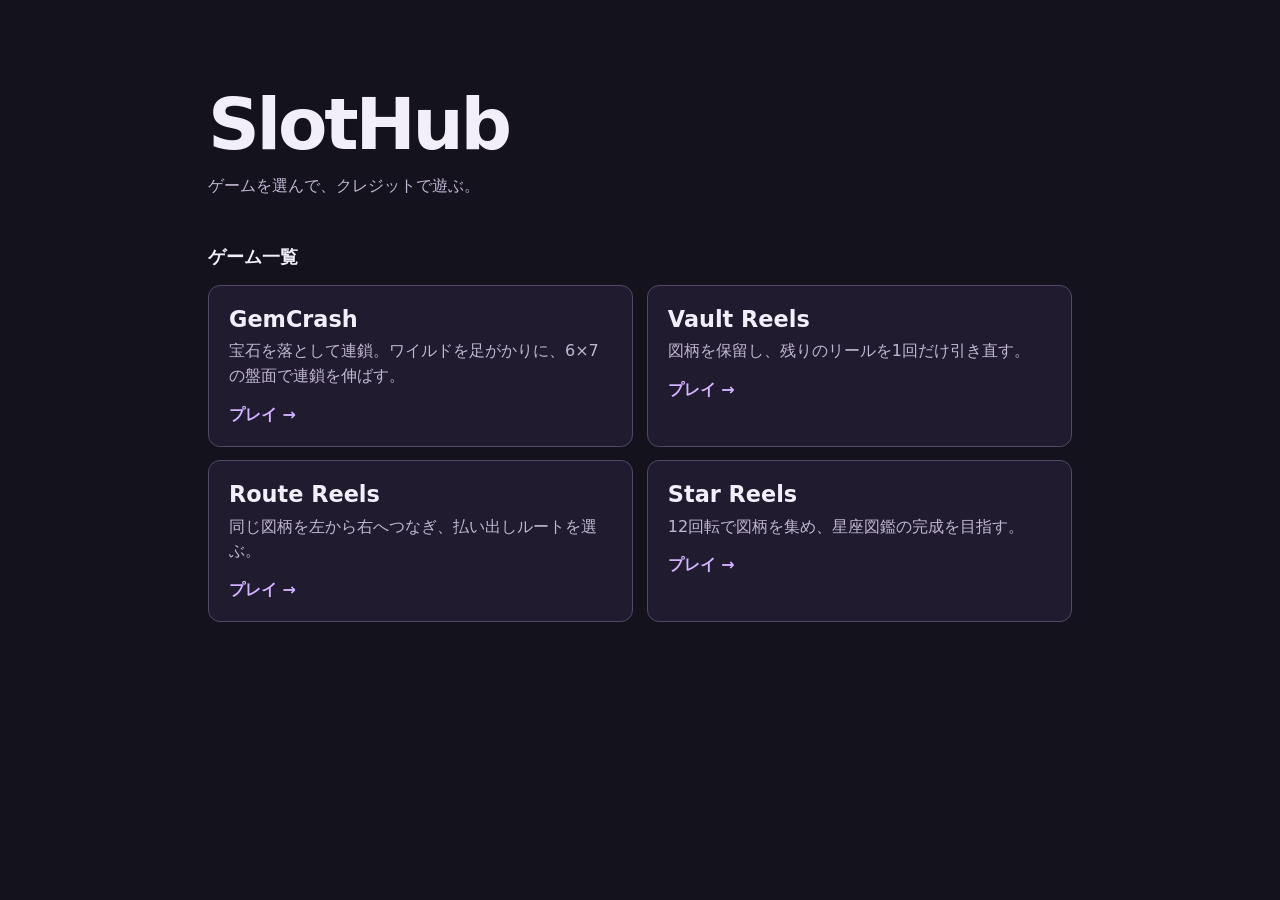
<file: index.html>
<!doctype html>
<html lang="ja">
  <head>
    <meta charset="utf-8">
    <meta name="viewport" content="width=device-width, initial-scale=1">
    <title>SlotHub</title>
    <link rel="stylesheet" href="./style.css">
    <script type="module" src="./hub.mjs"></script>
  </head>
  <body>
    <main class="hub">
      <header>
        <h1>SlotHub</h1>
        <p>ゲームを選んで、クレジットで遊ぶ。</p>
      </header>
      <section aria-labelledby="game-heading">
        <h2 id="game-heading">ゲーム一覧</h2>
        <p id="catalog-status" role="status" hidden></p>
        <ul class="game-list" id="game-list"></ul>
        <noscript>ゲーム一覧の表示にはJavaScriptを有効にしてください。</noscript>
      </section>
    </main>
  </body>
</html>
</file>
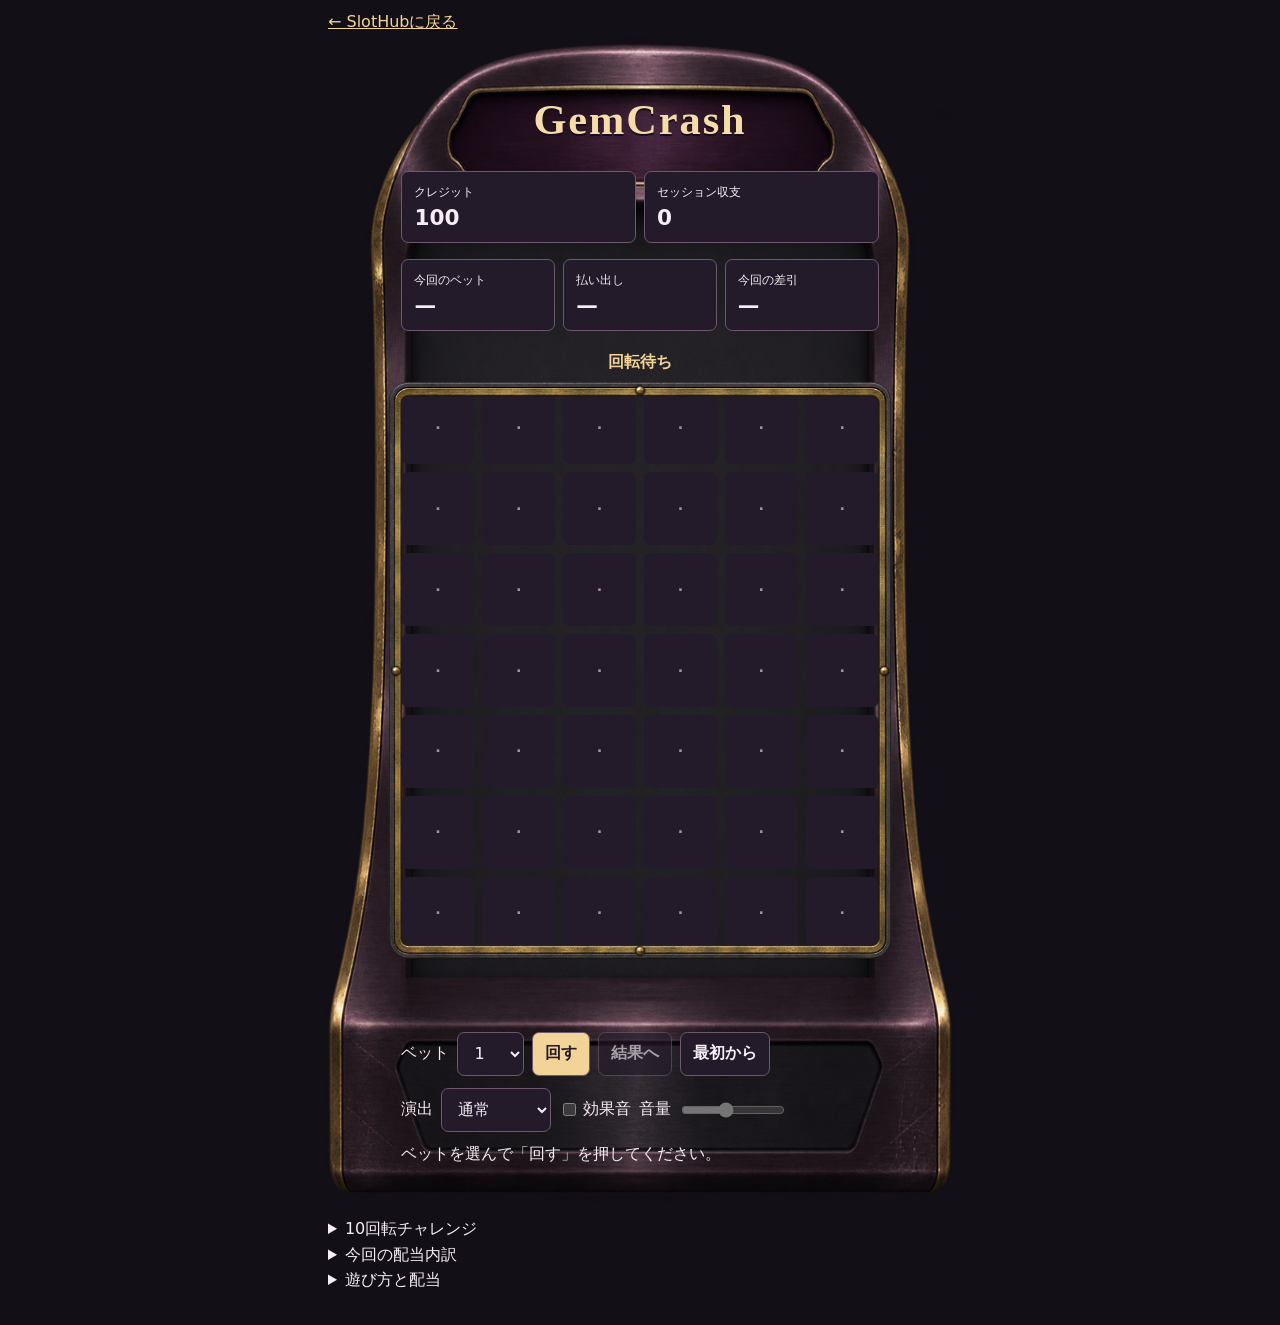
<file: GemCrash/index.html>
<!doctype html>
<html lang="ja">
  <head>
    <meta charset="utf-8">
    <meta name="viewport" content="width=device-width, initial-scale=1">
    <title>GemCrash | SlotHub</title>
    <link rel="stylesheet" href="./style.css">
    <script type="module" src="./game.mjs"></script>
  </head>
  <body>
    <main>
      <a class="hub-return" href="../">← SlotHubに戻る</a>
      <section class="cabinet" aria-labelledby="gemcrash-title">
      <header>
        <h1 id="gemcrash-title">GemCrash</h1>
      </header>
      <dl class="stats">
        <div><dt>クレジット</dt><dd id="balance">—</dd></div>
        <div><dt>セッション収支</dt><dd id="profit">—</dd></div>
      </dl>
      <dl class="stats round-stats" aria-label="今回の内訳">
        <div><dt>今回のベット</dt><dd id="round-stake">—</dd></div>
        <div><dt>払い出し</dt><dd id="payout">—</dd></div>
        <div><dt>今回の差引</dt><dd id="round-net">—</dd></div>
      </dl>
      <p id="phase" class="phase">設定を読み込み中</p>
      <div id="reel-window" class="reel-window">
        <div id="board" role="group" aria-label="宝石の盤面"></div>
        <div id="reel-overlay" class="reel-overlay" aria-hidden="true"></div>
      </div>
      <p id="matches" class="matches"></p>
      <p id="milestone" class="milestone"></p>
      <div class="actions">
        <label for="bet">ベット</label>
        <select id="bet" disabled></select>
        <button id="spin" type="button" disabled>回す</button>
        <button id="skip" type="button" class="secondary" disabled>結果へ</button>
        <button id="reset" type="button" class="secondary" disabled>最初から</button>
      </div>
      <div class="preferences">
        <label for="pace">演出</label>
        <select id="pace">
          <option value="normal">通常</option>
          <option value="quick">短縮</option>
          <option value="instant">結果のみ</option>
        </select>
        <label class="sound-option"><input id="sound" type="checkbox"> 効果音</label>
        <label class="sound-option" for="volume">音量</label>
        <input id="volume" type="range" min="0" max="100" value="42" disabled>
      </div>
      <p id="result" role="status" aria-atomic="true">設定を読み込み中</p>
      </section>
      <details>
        <summary>10回転チャレンジ</summary>
        <p>現在のベット額で10回転を記録します。</p>
        <button id="challenge" type="button" class="secondary" disabled>記録を始める</button>
        <p id="challenge-summary" role="status">記録なし</p>
      </details>
      <details>
        <summary>今回の配当内訳</summary>
        <p id="receipt-note">最初の回転が終わると表示します。</p>
        <ol id="receipt"></ol>
      </details>
      <details>
        <summary>遊び方と配当</summary>
        <p id="match-rule"></p>
        <p>成立した宝石は消え、上から補充されます。ワイルド（✦）はその場に残ります。第n連鎖の配当は、成立したかたまりの基本配当の合計 × ベット額 × n です。</p>
        <ul id="paytable"></ul>
        <button id="practice" type="button" class="secondary" disabled>見本盤面を開く</button>
        <p>クレジットはゲーム内の点数です。「最初から」で所持クレジットと収支をリセットできます。</p>
      </details>
      <dialog id="practice-dialog" aria-labelledby="practice-title">
        <h2 id="practice-title"></h2>
        <p id="practice-description"></p>
        <div id="practice-board" class="gem-grid" role="group" aria-label="見本盤面"></div>
        <p id="practice-result" role="status"></p>
        <div class="actions">
          <button id="practice-reveal" type="button">成立を見る</button>
          <button id="practice-next" type="button" class="secondary">次の見本</button>
          <form method="dialog"><button class="secondary">閉じる</button></form>
        </div>
      </dialog>
    </main>
  </body>
</html>
</file>
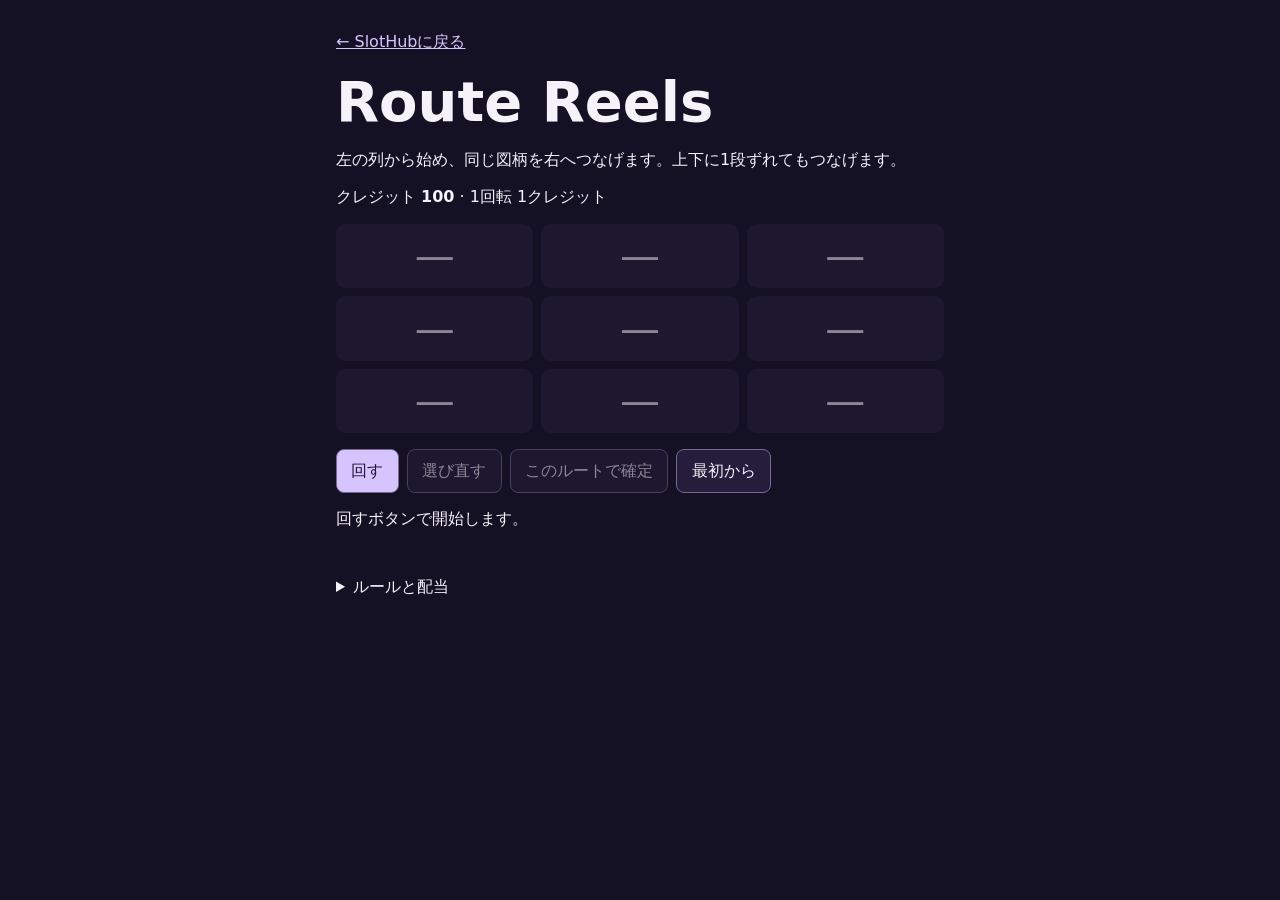
<file: RouteReels/index.html>
<!doctype html>
<html lang="ja">
<head>
  <meta charset="utf-8">
  <meta name="viewport" content="width=device-width, initial-scale=1">
  <title>Route Reels | SlotHub</title>
  <link rel="stylesheet" href="../shared/reels.css">
  <script type="module" src="./game.mjs"></script>
</head>
<body>
  <main>
    <a href="../">← SlotHubに戻る</a>
    <h1>Route Reels</h1>
    <p>左の列から始め、同じ図柄を右へつなげます。上下に1段ずれてもつなげます。</p>
    <p class="balance">クレジット <strong id="credits">100</strong> · 1回転 1クレジット</p>
    <div class="reels" aria-label="ルート用の盤面">
      <button type="button" class="reel" aria-pressed="false" disabled>—</button>
      <button type="button" class="reel" aria-pressed="false" disabled>—</button>
      <button type="button" class="reel" aria-pressed="false" disabled>—</button>
      <button type="button" class="reel" aria-pressed="false" disabled>—</button>
      <button type="button" class="reel" aria-pressed="false" disabled>—</button>
      <button type="button" class="reel" aria-pressed="false" disabled>—</button>
      <button type="button" class="reel" aria-pressed="false" disabled>—</button>
      <button type="button" class="reel" aria-pressed="false" disabled>—</button>
      <button type="button" class="reel" aria-pressed="false" disabled>—</button>
    </div>
    <div class="actions">
      <button type="button" id="spin" class="primary">回す</button>
      <button type="button" id="undo" disabled>選び直す</button>
      <button type="button" id="collect" disabled>このルートで確定</button>
      <button type="button" id="reset">最初から</button>
    </div>
    <p class="status" id="status" role="status">回すボタンで開始します。</p>
    <details>
      <summary>ルールと配当</summary>
      <p id="payout-table"></p>
      <p>確定前は何度でも選び直せます。</p>
    </details>
  </main>
</body>
</html>
</file>
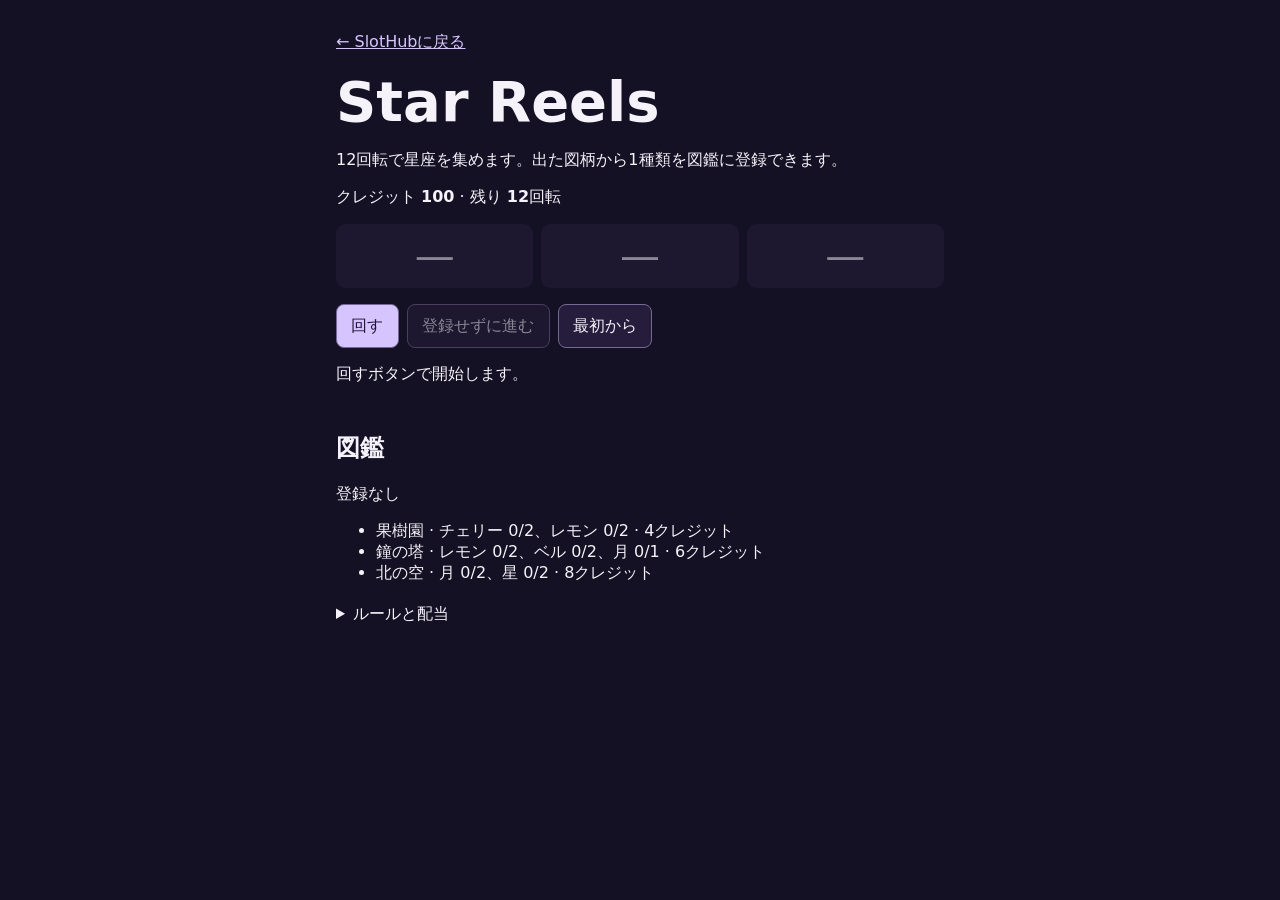
<file: StarReels/index.html>
<!doctype html>
<html lang="ja">
<head>
  <meta charset="utf-8">
  <meta name="viewport" content="width=device-width, initial-scale=1">
  <title>Star Reels | SlotHub</title>
  <link rel="stylesheet" href="../shared/reels.css">
  <script type="module" src="./game.mjs"></script>
</head>
<body>
  <main>
    <a href="../">← SlotHubに戻る</a>
    <h1>Star Reels</h1>
    <p>12回転で星座を集めます。出た図柄から1種類を図鑑に登録できます。</p>
    <p class="balance">クレジット <strong id="credits">100</strong> · 残り <strong id="remaining">12</strong>回転</p>
    <div class="reels" aria-label="図鑑に登録する図柄を選択">
      <button type="button" class="reel" disabled>—</button>
      <button type="button" class="reel" disabled>—</button>
      <button type="button" class="reel" disabled>—</button>
    </div>
    <div class="actions">
      <button type="button" id="spin" class="primary">回す</button>
      <button type="button" id="skip" disabled>登録せずに進む</button>
      <button type="button" id="reset">最初から</button>
    </div>
    <p class="status" id="status" role="status">回すボタンで開始します。</p>
    <h2>図鑑</h2>
    <p id="album">登録なし</p>
    <ul id="constellations"></ul>
    <details>
      <summary>ルールと配当</summary>
      <p>回転には1クレジットがかかります。星座が完成したときもクレジットを受け取れます。</p>
      <p id="payout-table"></p>
    </details>
  </main>
</body>
</html>
</file>
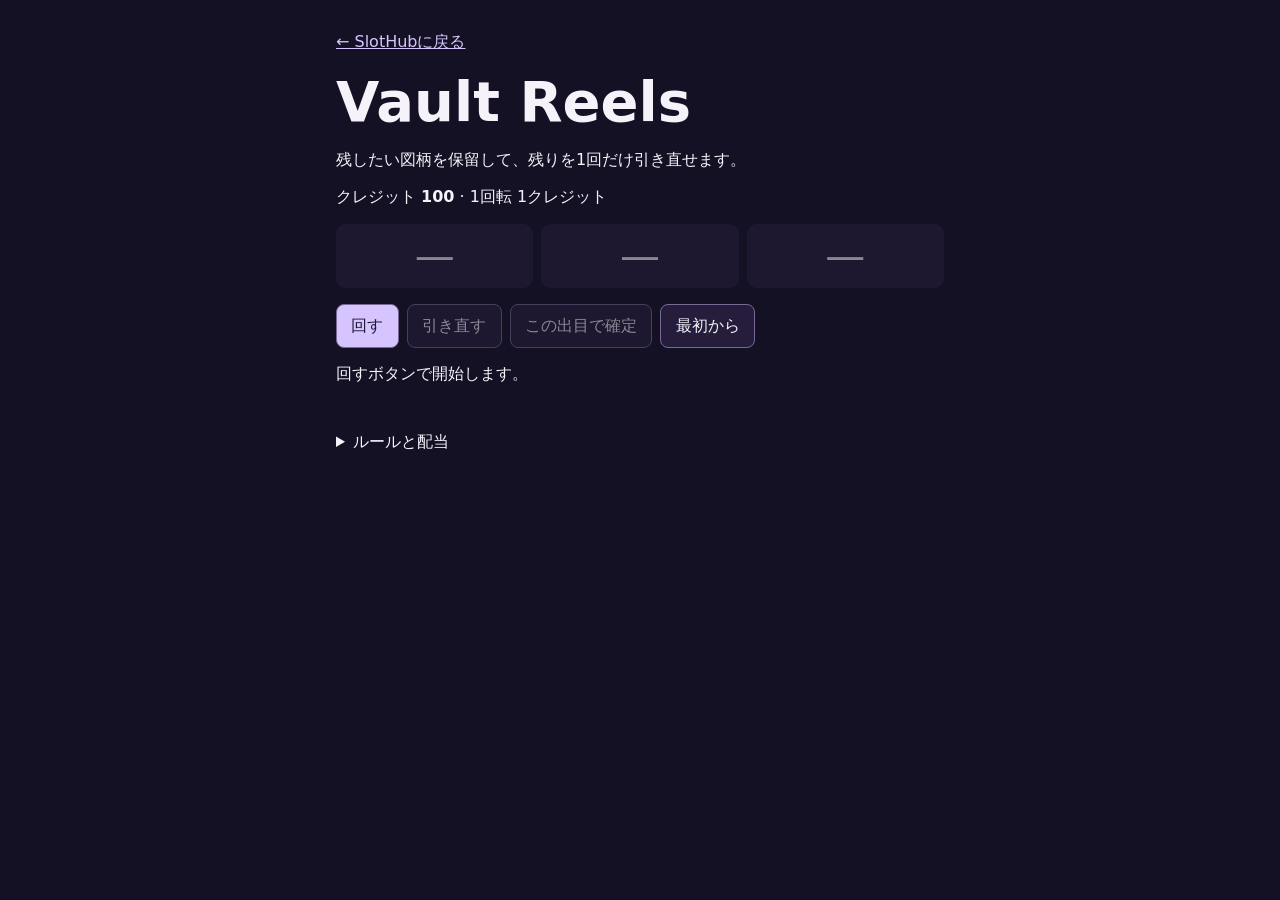
<file: VaultReels/index.html>
<!doctype html>
<html lang="ja">
<head>
  <meta charset="utf-8">
  <meta name="viewport" content="width=device-width, initial-scale=1">
  <title>Vault Reels | SlotHub</title>
  <link rel="stylesheet" href="../shared/reels.css">
  <script type="module" src="./game.mjs"></script>
</head>
<body>
  <main>
    <a href="../">← SlotHubに戻る</a>
    <h1>Vault Reels</h1>
    <p>残したい図柄を保留して、残りを1回だけ引き直せます。</p>
    <p class="balance">クレジット <strong id="credits">100</strong> · 1回転 1クレジット</p>
    <div class="reels" aria-label="リール">
      <button type="button" class="reel" aria-pressed="false" disabled>—</button>
      <button type="button" class="reel" aria-pressed="false" disabled>—</button>
      <button type="button" class="reel" aria-pressed="false" disabled>—</button>
    </div>
    <div class="actions">
      <button type="button" id="spin" class="primary">回す</button>
      <button type="button" id="reroll" disabled>引き直す</button>
      <button type="button" id="collect" disabled>この出目で確定</button>
      <button type="button" id="reset">最初から</button>
    </div>
    <p class="status" id="status" role="status">回すボタンで開始します。</p>
    <details>
      <summary>ルールと配当</summary>
      <p id="payout-table"></p>
      <p>引き直しに追加クレジットはかかりません。</p>
    </details>
  </main>
</body>
</html>
</file>
<file: style.css>
:root {
  color-scheme: dark;
  font-family: "Geist", system-ui, sans-serif;
  color: #f2effa;
  background: #14121d;
  --accent: #d3b3ff;
  --panel: #211b30;
  --panel-hover: #2a2140;
  --border: #534866;
  --muted: #c1b6d1;
}

.hub {
  max-width: 54rem;
  margin: 0 auto;
  padding: clamp(2rem, 8vw, 5rem) 1.25rem;
}

header {
  margin-bottom: clamp(2rem, 6vw, 3rem);
}

h1 {
  margin: 0;
  font-size: clamp(2.75rem, 9vw, 4.5rem);
  line-height: 1;
  letter-spacing: -0.045em;
}

h2 {
  font-size: 1.1rem;
}

header p, #catalog-status {
  color: var(--muted);
}

.game-list {
  display: grid;
  grid-template-columns: repeat(auto-fit, minmax(min(100%, 20rem), 1fr));
  gap: 0.85rem;
  padding: 0;
  list-style: none;
}

.game-list a {
  box-sizing: border-box;
  display: grid;
  align-content: start;
  min-height: 100%;
  padding: 1.25rem;
  border: 1px solid var(--border);
  border-radius: 0.75rem;
  background: var(--panel);
  color: inherit;
  text-decoration: none;
}

.game-list a:hover {
  background: var(--panel-hover);
}

.game-list a:focus-visible {
  outline: 2px solid var(--accent);
  outline-offset: 3px;
}

.game-list h3 {
  margin: 0;
  font-size: 1.4rem;
}

.game-list p {
  margin: 0.45rem 0 1rem;
  color: var(--muted);
  line-height: 1.55;
}

.game-list span {
  color: var(--accent);
  font-weight: 600;
}
</file>
<file: GemCrash/style.css>
:root {
  color-scheme: dark;
  font-family: "Geist", system-ui, sans-serif;
  color: #f7edf4;
  background: #130f16;
  --panel: #231b29;
  --border: #6d5b6d;
  --accent: #f3d498;
  --on-accent: #241925;
}

main {
  width: min(100%, 42rem);
  margin: 0.75rem auto 2rem;
}

.cabinet {
  padding: clamp(1.75rem, 6.5vw, 3.85rem) 14.5% clamp(1rem, 4vw, 2.25rem);
  background: url("./assets/art/cabinet.png") center / 100% 100% no-repeat;
}

.hub-return,
main > details {
  margin-inline: clamp(0.4rem, 4vw, 1.5rem);
}

a {
  color: var(--accent);
}

h1 {
  margin: 0 0 clamp(1rem, 3.6vw, 1.7rem);
  text-align: center;
  color: #f5dcaa;
  font-family: "Cinzel", Georgia, serif;
  font-size: clamp(1.7rem, 5vw, 2.65rem);
  letter-spacing: 0.045em;
  text-shadow: 0 2px 0 #170c1d;
}

.stats {
  display: grid;
  grid-template-columns: repeat(2, minmax(0, 1fr));
  gap: 0.5rem;
  margin: 1rem 0;
}

.stats div {
  min-width: 0;
  border: 1px solid var(--border);
  border-radius: 0.45rem;
  background: var(--panel);
  padding: clamp(0.4rem, 2vw, 0.75rem);
}

.stats dt {
  font-size: 0.75rem;
}

.stats dd {
  margin: 0.25rem 0 0;
  font-size: clamp(1rem, 4vw, 1.35rem);
  font-weight: 700;
  font-variant-numeric: tabular-nums;
  overflow-wrap: anywhere;
}

.round-stats {
  grid-template-columns: repeat(3, minmax(0, 1fr));
}

#board,
.gem-grid {
  display: grid;
  grid-template-columns: repeat(var(--columns, 6), minmax(0, 1fr));
  gap: clamp(0.2rem, 1vw, 0.5rem);
}

.reel-window {
  --reel-gap: clamp(0.2rem, 1vw, 0.5rem);
  position: relative;
  isolation: isolate;
  margin-block: 0.8rem 1.05rem;
}

.reel-window::after {
  position: absolute;
  inset: calc(-1 * clamp(0.65rem, 3.2vw, 1.05rem));
  z-index: 1;
  background: url("./assets/art/frame.png") center / 100% 100% no-repeat;
  content: "";
  pointer-events: none;
}

.reel-overlay {
  position: absolute;
  inset: 0;
  display: grid;
  grid-template-columns: repeat(var(--columns), minmax(0, 1fr));
  grid-template-rows: minmax(0, 1fr);
  gap: var(--reel-gap);
  pointer-events: none;
}

.reel-column {
  overflow: hidden;
  min-height: 0;
  border-radius: 0.45rem;
  background: #211934;
}

.reel-strip {
  display: grid;
  gap: var(--reel-gap);
}

dialog {
  box-sizing: border-box;
  width: min(28rem, calc(100% - 2rem));
  border: 1px solid var(--border);
  border-radius: 0.75rem;
  background: #201832;
  color: inherit;
}

dialog::backdrop { background: #100a1fbd; }

.cell {
  position: relative;
  display: grid;
  place-items: end;
  box-sizing: border-box;
  aspect-ratio: 1;
  padding: 0.12rem 0.18rem;
  border-radius: 0.45rem;
  background: var(--panel);
  color: var(--gem-color, #cdb8ff);
  font-size: clamp(0.68rem, 2vw, 0.9rem);
  font-weight: 700;
}

.cell::before {
  position: absolute;
  inset: 5% 8% 10% 5%;
  background: var(--gem-art, none) center / contain no-repeat;
  content: "";
  pointer-events: none;
}

.cell[data-gem="Ruby"] { --gem-color: #ff8399; --gem-art: url("./assets/art/ruby.png"); }
.cell[data-gem="Topaz"] { --gem-color: #ffe382; --gem-art: url("./assets/art/topaz.png"); }
.cell[data-gem="Emerald"] { --gem-color: #8decad; --gem-art: url("./assets/art/emerald.png"); }
.cell[data-gem="Sapphire"] { --gem-color: #a1c9ff; --gem-art: url("./assets/art/sapphire.png"); }
.cell[data-gem="Diamond"] { --gem-color: #b9faff; --gem-art: url("./assets/art/diamond.png"); }
.cell[data-gem="RainbowOrb"] { --gem-color: #fff1ff; --gem-art: url("./assets/art/rainbow-orb.png"); }
.cell[data-gem="Wild"] { --gem-color: #f9db9d; --gem-art: url("./assets/art/wild.png"); }
.cell[data-gem="Empty"] { --gem-color: #a98ca6; place-items: center; }

.cell[data-gem="RainbowOrb"]::before {
  inset: 7%;
  filter: drop-shadow(0 0 0.28rem #ffaeed9c);
  animation: orb-shine 3.6s ease-in-out infinite alternate;
}

.cell[data-gem="RainbowOrb"]::after {
  position: absolute;
  inset: 4%;
  border-radius: 50%;
  background: conic-gradient(#f97abd, #ffd781, #84f2b0, #7bdcff, #a2a8ff, #f97abd);
  mask-image: radial-gradient(circle closest-side, transparent 57%, #000 73%, transparent 99%);
  opacity: 0.62;
  content: "";
  pointer-events: none;
  animation: orb-aura 8s linear infinite;
}

.cell[data-gem="RainbowOrb"].cleared::after { opacity: 1; }

@keyframes orb-shine {
  to { filter: brightness(1.14) drop-shadow(0 0 0.46rem #c7a2ffb8); }
}

@keyframes orb-aura {
  to { transform: rotate(1turn); }
}

@media (prefers-reduced-motion: reduce) {
  .cell[data-gem="RainbowOrb"]::before,
  .cell[data-gem="RainbowOrb"]::after { animation: none; }
}

.cell.wild {
  box-shadow: inset 0 0 0 2px var(--accent);
}

.cell.cleared {
  background: var(--accent);
  color: var(--on-accent);
}

.cell.active-wild {
  outline: 2px dashed var(--accent);
  outline-offset: -5px;
}

.matches {
  margin: 0.35rem 0 0;
  min-height: 1.5em;
  color: var(--accent);
  overflow: hidden;
  white-space: nowrap;
  text-overflow: ellipsis;
}

.milestone {
  min-height: 1.5em;
  margin: 0.35rem 0 0;
  color: #ffdd99;
  font-weight: 700;
}

.phase {
  display: grid;
  align-items: center;
  min-height: 2rem;
  margin: 0 0 0.5rem;
  color: var(--accent);
  font-weight: 700;
  text-align: center;
}

.actions {
  display: flex;
  flex-wrap: wrap;
  align-items: center;
  gap: 0.5rem;
  margin-top: 0.75rem;
}

.preferences {
  display: flex;
  flex-wrap: wrap;
  align-items: center;
  gap: 0.5rem;
  margin-top: 0.75rem;
}

.sound-option {
  display: inline-flex;
  align-items: center;
  gap: 0.25rem;
}

#volume {
  width: clamp(4.5rem, 14vw, 6.5rem);
  accent-color: var(--accent);
}

button,
select {
  box-sizing: border-box;
  min-height: 2.75rem;
  padding: 0.5rem 0.75rem;
  border: 1px solid var(--border);
  border-radius: 0.45rem;
  background: var(--panel);
  color: inherit;
  font: inherit;
}

button {
  background: var(--accent);
  color: var(--on-accent);
  font-weight: 700;
  cursor: pointer;
}

button.secondary {
  background: var(--panel);
  color: inherit;
}

button:disabled,
select:disabled {
  opacity: 0.6;
  cursor: default;
}

#result {
  min-height: 1.5em;
  margin: 0.75rem 0;
}

details {
  line-height: 1.6;
}

summary {
  cursor: pointer;
}

@media (max-width: 440px) {
  .cabinet {
    padding-inline: 10%;
  }
}
</file>
<file: shared/reels.css>
:root {
  color-scheme: dark;
  font-family: "Instrument Sans", system-ui, sans-serif;
  color: #f5f2fa;
  background: #151124;
  --panel: #251d3b;
  --accent: #d6c4ff;
}

body {
  margin: 0;
}

main {
  max-width: 38rem;
  margin: auto;
  padding: 2rem 1.25rem;
}

a {
  color: var(--accent);
}

h1 {
  margin: 1rem 0 0.5rem;
  font-size: clamp(2rem, 7vw, 3.5rem);
}

.reels {
  display: grid;
  grid-template-columns: repeat(3, minmax(0, 1fr));
  gap: 0.5rem;
  margin: 1rem 0;
}

.reel {
  display: grid;
  place-items: center;
  min-height: 3.75rem;
  padding: 0.45rem;
  border: 2px solid transparent;
  border-radius: 0.6rem;
  background: var(--panel);
  color: inherit;
  font: inherit;
  font-size: clamp(1.7rem, 7vw, 2.5rem);
}

button {
  min-height: 2.75rem;
  padding: 0.5rem 0.9rem;
  border: 1px solid #776993;
  border-radius: 0.5rem;
  color: inherit;
  background: var(--panel);
  font: inherit;
  cursor: pointer;
}

button.primary {
  color: #211637;
  background: var(--accent);
}

button:disabled {
  opacity: 0.52;
  cursor: default;
}

.reel[aria-pressed="true"] {
  border-color: var(--accent);
  background: #3a2c59;
  opacity: 1;
}

:focus-visible {
  outline: 3px solid #ffe095;
  outline-offset: 2px;
}

.actions,
.choices {
  display: flex;
  gap: 0.5rem;
  flex-wrap: wrap;
}

.balance {
  font-variant-numeric: tabular-nums;
}

.status {
  min-height: 3em;
}

details {
  margin-top: 1.25rem;
}
</file>
